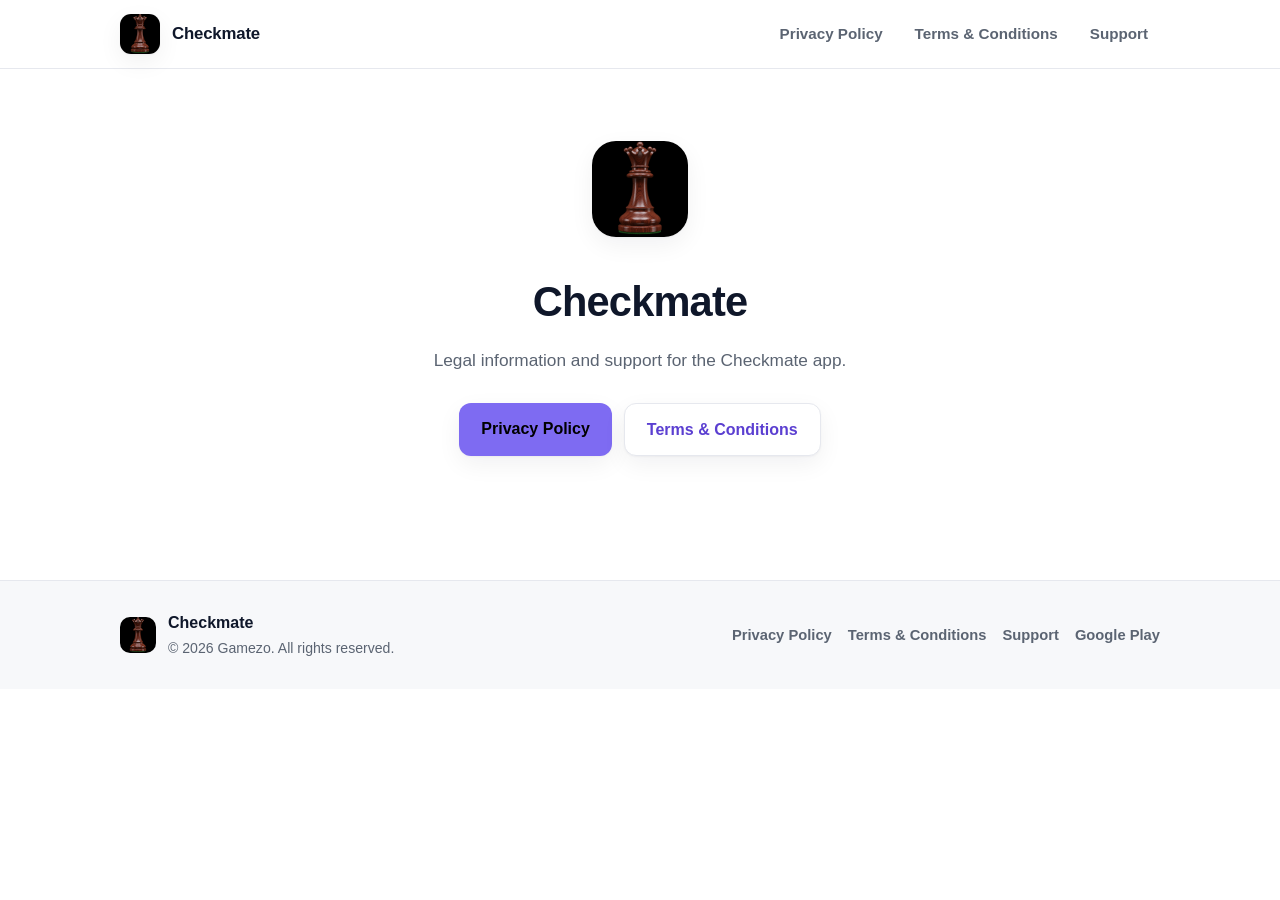
<file: index.html>
<!DOCTYPE html>
<html lang="en">
<head>
  <meta charset="utf-8">
  <meta name="viewport" content="width=device-width, initial-scale=1">
  <title>Checkmate &mdash; Legal &amp; Support</title>
  <meta name="description" content="Privacy Policy, Terms &amp; Conditions and support information for the Checkmate app.">
  <meta name="robots" content="index, follow">
  <meta name="theme-color" content="#7E6BF2">
  <link rel="canonical" href="https://gamezosupport.github.io/checkmatelegal/">
  <meta property="og:type" content="website">
  <meta property="og:site_name" content="Checkmate">
  <meta property="og:title" content="Checkmate &mdash; Legal &amp; Support">
  <meta property="og:description" content="Privacy Policy, Terms &amp; Conditions and support information for the Checkmate app.">
  <meta property="og:url" content="https://gamezosupport.github.io/checkmatelegal/">
  <meta property="og:image" content="https://gamezosupport.github.io/checkmatelegal/assets/app_logo.png">
  <meta name="twitter:card" content="summary">
  <meta name="twitter:title" content="Checkmate &mdash; Legal &amp; Support">
  <meta name="twitter:description" content="Privacy Policy, Terms &amp; Conditions and support information for the Checkmate app.">
  <meta name="twitter:image" content="https://gamezosupport.github.io/checkmatelegal/assets/app_logo.png">
  <script type="application/ld+json">
  {
    "@context": "https://schema.org",
    "@type": "SoftwareApplication",
    "name": "Checkmate",
    "applicationCategory": "GameApplication",
    "operatingSystem": "Android, iOS",
    "url": "https://gamezosupport.github.io/checkmatelegal/",
    "description": "Privacy Policy, Terms & Conditions and support information for the Checkmate app.",
    "image": "https://gamezosupport.github.io/checkmatelegal/assets/app_logo.png",
    "installUrl": "https://play.google.com/store/apps/details?id=com.gamezo.checkmate"
  }
  </script>
  <link rel="icon" type="image/png" href="assets/app_logo.png">
  <link rel="apple-touch-icon" href="assets/app_logo.png">
  <link rel="stylesheet" href="assets/styles.css">
</head>
<body>
  <a class="skip-link" href="#main">Skip to content</a>
<header class="site-header">
  <div class="container header-inner">
    <a class="brand" href="" aria-label="Checkmate home">
      <img class="brand-logo" src="assets/app_logo.png" width="40" height="40" alt="Checkmate logo">
      <span class="brand-name">Checkmate</span>
    </a>
    <nav class="site-nav" aria-label="Primary">
      <a href="privacy-policy/">Privacy Policy</a>
      <a href="terms-and-conditions/">Terms &amp; Conditions</a>
      <a href="mailto:gamezosupport@gmail.com">Support</a>
    </nav>
  </div>
</header>
  <main id="main" class="container">
    <section class="hero">
      <img class="hero-logo" src="assets/app_logo.png" width="96" height="96" alt="Checkmate logo">
      <h1>Checkmate</h1>
      <p class="lede">Legal information and support for the Checkmate app.</p>
      <div class="hero-actions">
        <a class="btn" href="privacy-policy/">Privacy Policy</a>
        <a class="btn btn-ghost" href="terms-and-conditions/">Terms &amp; Conditions</a>
      </div>
    </section>
  </main>
<footer class="site-footer">
  <div class="container footer-inner">
    <div class="footer-brand">
      <img class="footer-logo" src="assets/app_logo.png" width="36" height="36" alt="Checkmate logo">
      <div>
        <div class="footer-app">Checkmate</div>
        <div class="footer-copy">&copy; 2026 Gamezo. All rights reserved.</div>
      </div>
    </div>
    <nav class="footer-nav" aria-label="Footer">
      <a href="privacy-policy/">Privacy Policy</a>
      <a href="terms-and-conditions/">Terms &amp; Conditions</a>
      <a href="mailto:gamezosupport@gmail.com">Support</a>
      <a href="https://play.google.com/store/apps/details?id=com.gamezo.checkmate" rel="noopener">Google Play</a>
    </nav>
  </div>
</footer>
</body>
</html>
</file>
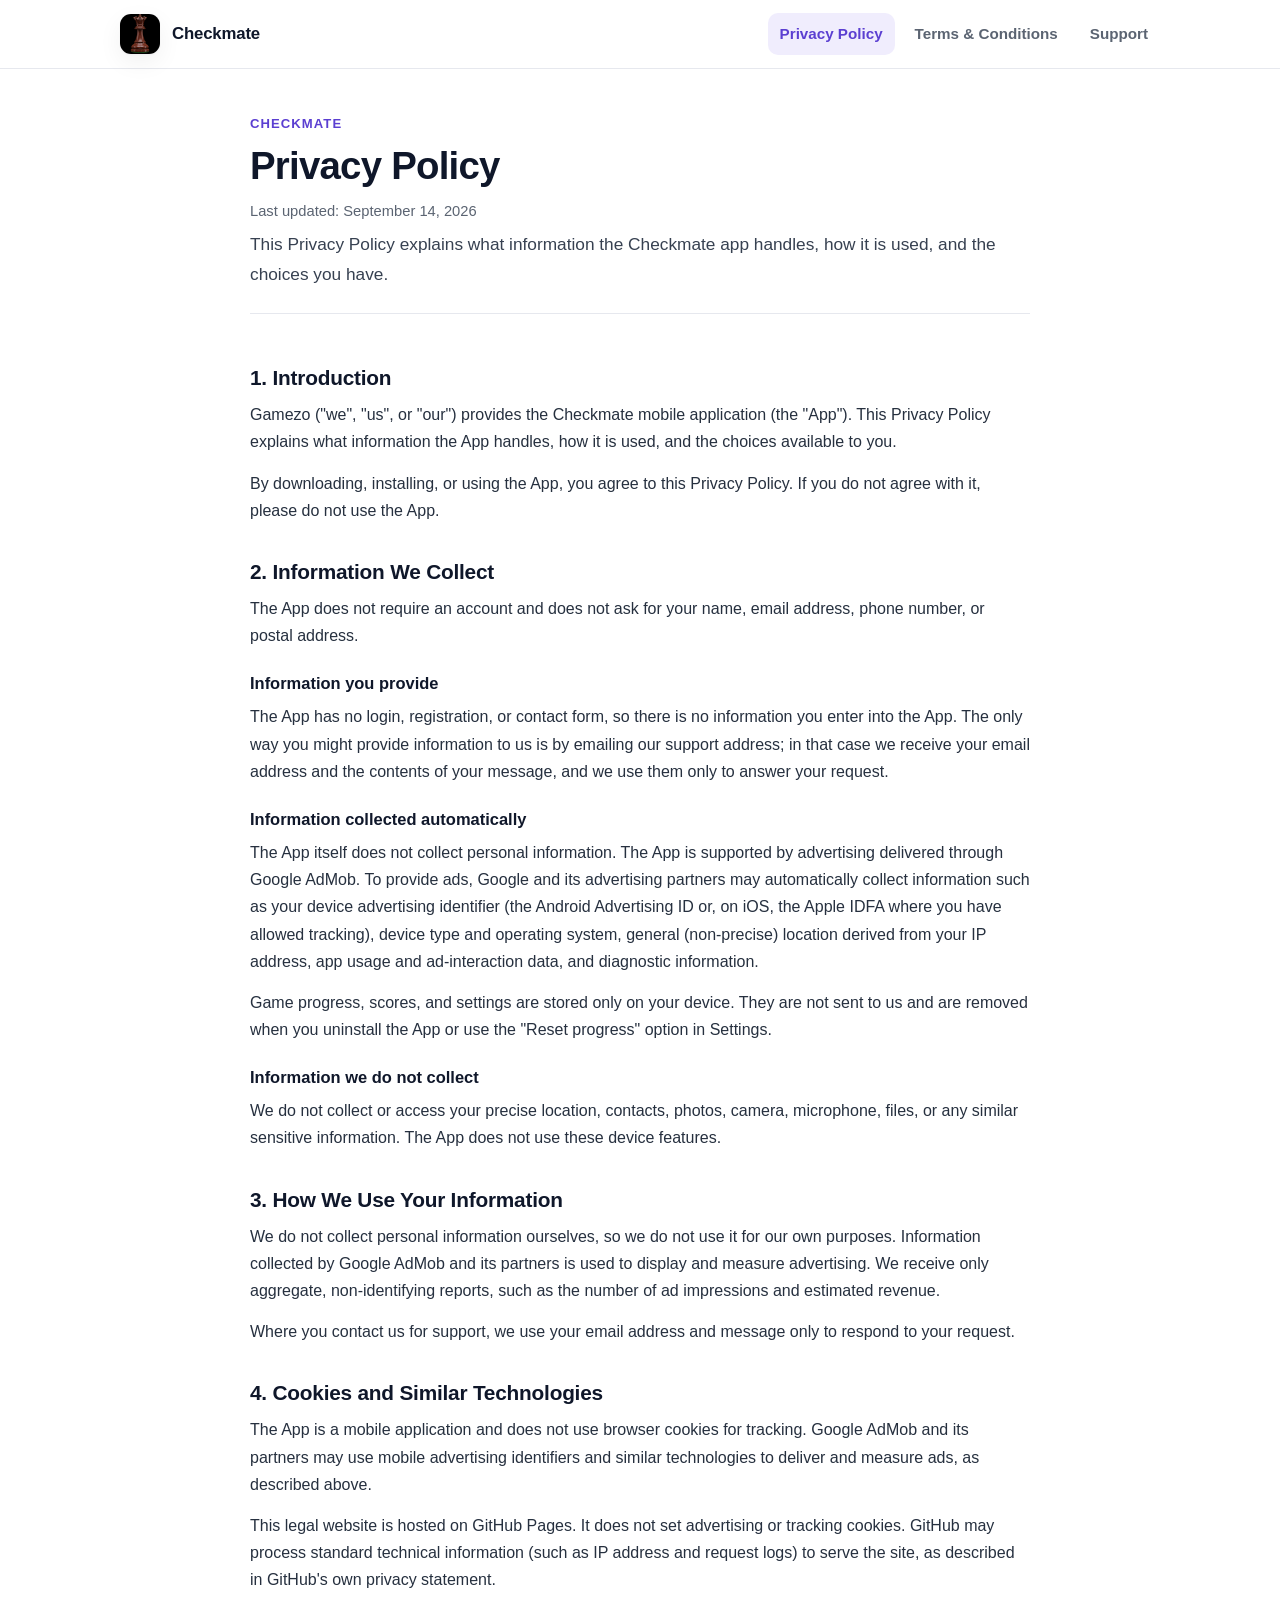
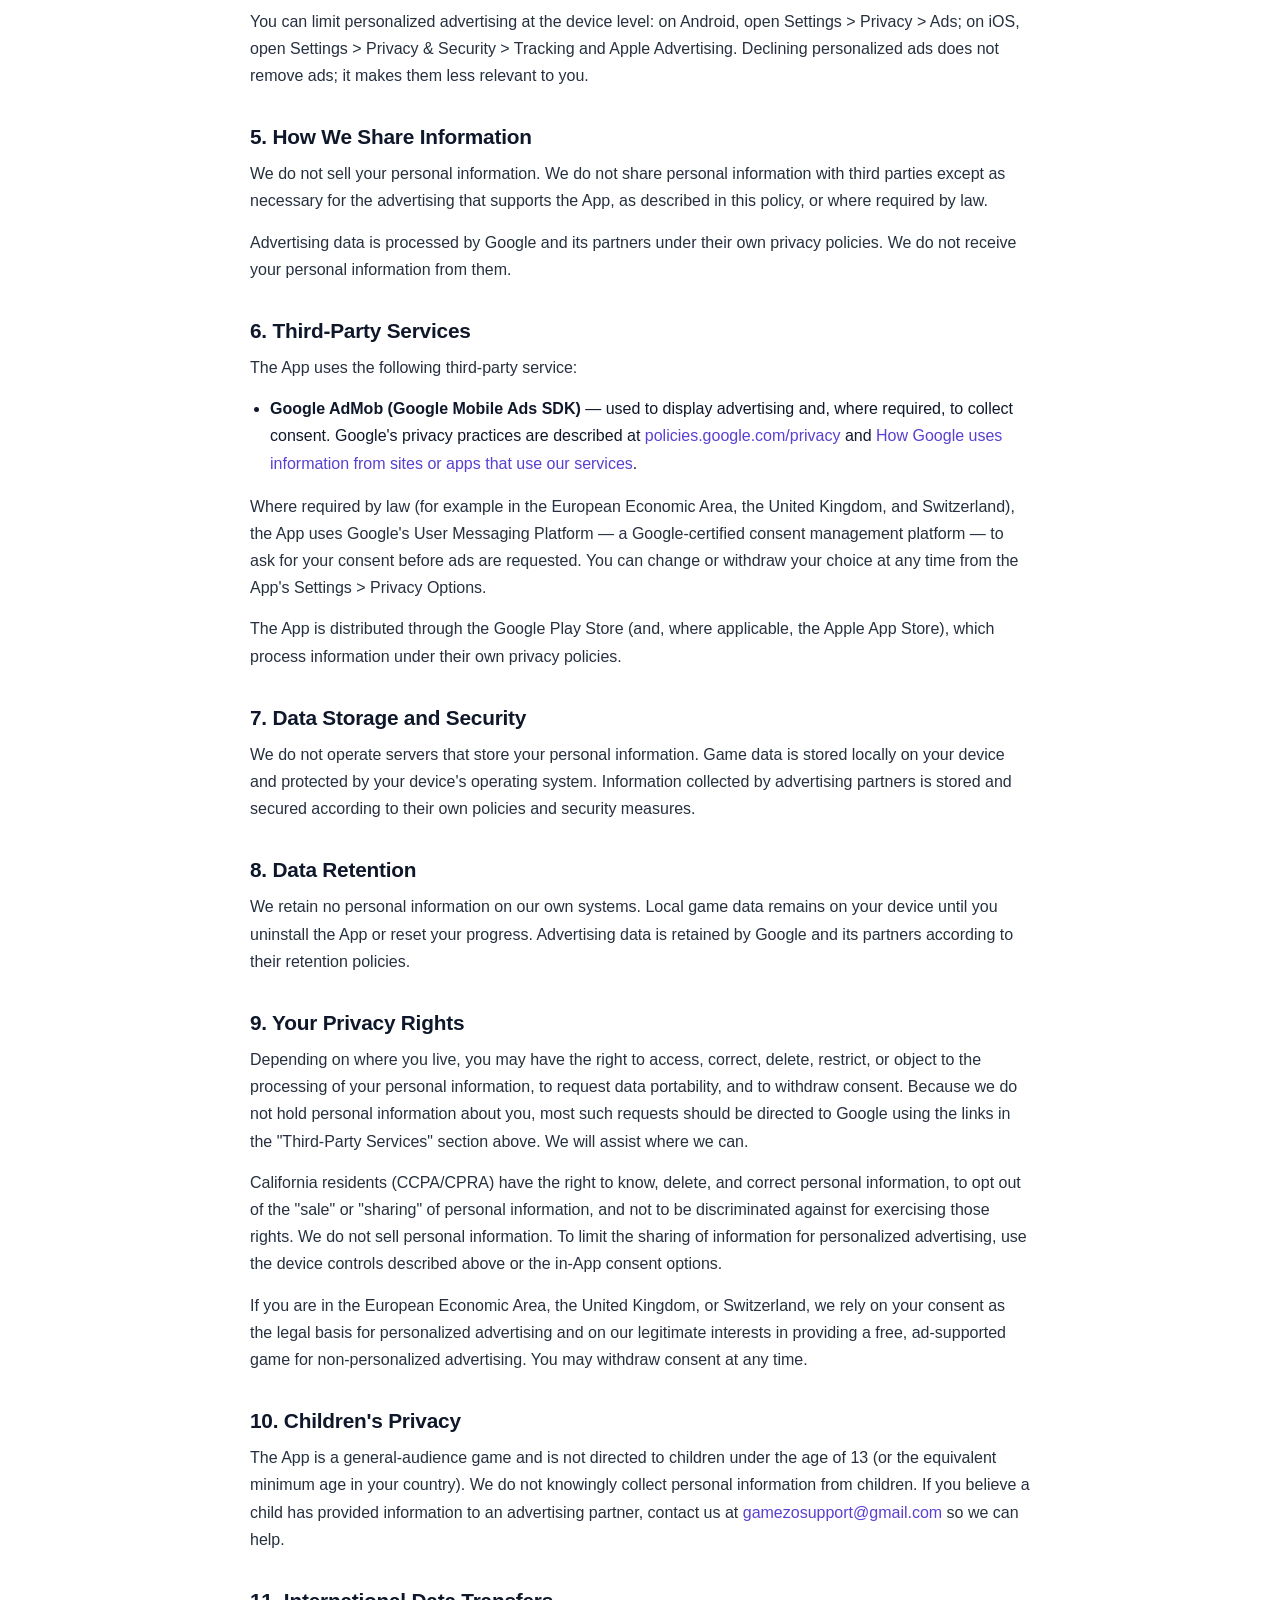
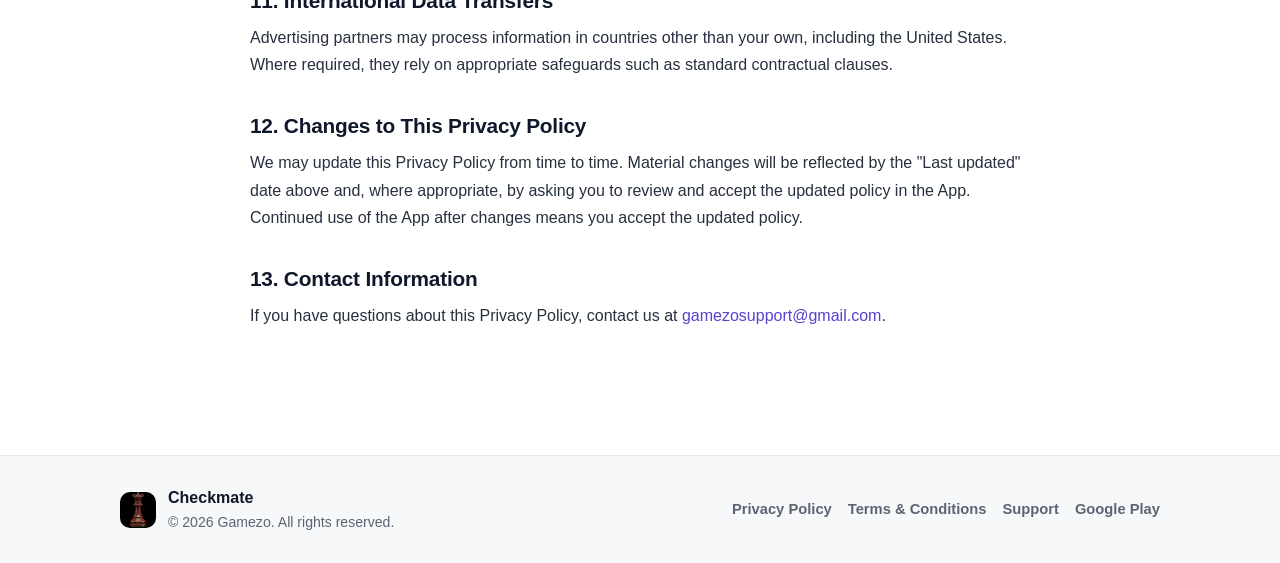
<file: privacy-policy/index.html>
<!DOCTYPE html>
<html lang="en">
<head>
  <meta charset="utf-8">
  <meta name="viewport" content="width=device-width, initial-scale=1">
  <title>Checkmate Privacy Policy</title>
  <meta name="description" content="How Checkmate handles information, including advertising and your privacy choices.">
  <meta name="robots" content="index, follow">
  <meta name="theme-color" content="#7E6BF2">
  <link rel="canonical" href="https://gamezosupport.github.io/checkmatelegal/privacy-policy/">
  <meta property="og:type" content="website">
  <meta property="og:site_name" content="Checkmate">
  <meta property="og:title" content="Checkmate Privacy Policy">
  <meta property="og:description" content="How Checkmate handles information, including advertising and your privacy choices.">
  <meta property="og:url" content="https://gamezosupport.github.io/checkmatelegal/privacy-policy/">
  <meta property="og:image" content="https://gamezosupport.github.io/checkmatelegal/assets/app_logo.png">
  <meta name="twitter:card" content="summary">
  <link rel="icon" type="image/png" href="../assets/app_logo.png">
  <link rel="apple-touch-icon" href="../assets/app_logo.png">
  <link rel="stylesheet" href="../assets/styles.css">
</head>
<body>
  <a class="skip-link" href="#main">Skip to content</a>
<header class="site-header">
  <div class="container header-inner">
    <a class="brand" href="../" aria-label="Checkmate home">
      <img class="brand-logo" src="../assets/app_logo.png" width="40" height="40" alt="Checkmate logo">
      <span class="brand-name">Checkmate</span>
    </a>
    <nav class="site-nav" aria-label="Primary">
      <a href="../privacy-policy/" class="is-active" aria-current="page">Privacy Policy</a>
      <a href="../terms-and-conditions/">Terms &amp; Conditions</a>
      <a href="mailto:gamezosupport@gmail.com">Support</a>
    </nav>
  </div>
</header>
  <main id="main" class="container">
    <article class="doc">
      <header class="doc-head">
        <p class="eyebrow">Checkmate</p>
        <h1>Privacy Policy</h1>
        <p class="updated">Last updated: September 14, 2026</p>
        <p class="lede">This Privacy Policy explains what information the Checkmate app handles, how it is used, and the choices you have.</p>
      </header>
      <div class="prose">
        <section class="section" aria-labelledby="introduction">
          <h2 id="introduction">1. Introduction</h2>
          <p>Gamezo ("we", "us", or "our") provides the Checkmate mobile application (the "App"). This Privacy Policy explains what information the App handles, how it is used, and the choices available to you.</p>
        <p>By downloading, installing, or using the App, you agree to this Privacy Policy. If you do not agree with it, please do not use the App.</p>
        </section>
        <section class="section" aria-labelledby="information-we-collect">
          <h2 id="information-we-collect">2. Information We Collect</h2>
          <p>The App does not require an account and does not ask for your name, email address, phone number, or postal address.</p>
        <h3>Information you provide</h3>
        <p>The App has no login, registration, or contact form, so there is no information you enter into the App. The only way you might provide information to us is by emailing our support address; in that case we receive your email address and the contents of your message, and we use them only to answer your request.</p>
        <h3>Information collected automatically</h3>
        <p>The App itself does not collect personal information. The App is supported by advertising delivered through Google AdMob. To provide ads, Google and its advertising partners may automatically collect information such as your device advertising identifier (the Android Advertising ID or, on iOS, the Apple IDFA where you have allowed tracking), device type and operating system, general (non-precise) location derived from your IP address, app usage and ad-interaction data, and diagnostic information.</p>
        <p>Game progress, scores, and settings are stored only on your device. They are not sent to us and are removed when you uninstall the App or use the "Reset progress" option in Settings.</p>
        <h3>Information we do not collect</h3>
        <p>We do not collect or access your precise location, contacts, photos, camera, microphone, files, or any similar sensitive information. The App does not use these device features.</p>
        </section>
        <section class="section" aria-labelledby="how-we-use">
          <h2 id="how-we-use">3. How We Use Your Information</h2>
          <p>We do not collect personal information ourselves, so we do not use it for our own purposes. Information collected by Google AdMob and its partners is used to display and measure advertising. We receive only aggregate, non-identifying reports, such as the number of ad impressions and estimated revenue.</p>
        <p>Where you contact us for support, we use your email address and message only to respond to your request.</p>
        </section>
        <section class="section" aria-labelledby="cookies">
          <h2 id="cookies">4. Cookies and Similar Technologies</h2>
          <p>The App is a mobile application and does not use browser cookies for tracking. Google AdMob and its partners may use mobile advertising identifiers and similar technologies to deliver and measure ads, as described above.</p>
        <p>This legal website is hosted on GitHub Pages. It does not set advertising or tracking cookies. GitHub may process standard technical information (such as IP address and request logs) to serve the site, as described in GitHub's own privacy statement.</p>
        <p>You can limit personalized advertising at the device level: on Android, open Settings &gt; Privacy &gt; Ads; on iOS, open Settings &gt; Privacy &amp; Security &gt; Tracking and Apple Advertising. Declining personalized ads does not remove ads; it makes them less relevant to you.</p>
        </section>
        <section class="section" aria-labelledby="how-we-share">
          <h2 id="how-we-share">5. How We Share Information</h2>
          <p>We do not sell your personal information. We do not share personal information with third parties except as necessary for the advertising that supports the App, as described in this policy, or where required by law.</p>
        <p>Advertising data is processed by Google and its partners under their own privacy policies. We do not receive your personal information from them.</p>
        </section>
        <section class="section" aria-labelledby="third-parties">
          <h2 id="third-parties">6. Third-Party Services</h2>
          <p>The App uses the following third-party service:</p>
        <ul><li><strong>Google AdMob (Google Mobile Ads SDK)</strong> &mdash; used to display advertising and, where required, to collect consent. Google's privacy practices are described at <a href="https://policies.google.com/privacy">policies.google.com/privacy</a> and <a href="https://policies.google.com/technologies/partner-sites">How Google uses information from sites or apps that use our services</a>.</li></ul>
        <p>Where required by law (for example in the European Economic Area, the United Kingdom, and Switzerland), the App uses Google's User Messaging Platform &mdash; a Google-certified consent management platform &mdash; to ask for your consent before ads are requested. You can change or withdraw your choice at any time from the App's Settings &gt; Privacy Options.</p>
        <p>The App is distributed through the Google Play Store (and, where applicable, the Apple App Store), which process information under their own privacy policies.</p>
        </section>
        <section class="section" aria-labelledby="storage-security">
          <h2 id="storage-security">7. Data Storage and Security</h2>
          <p>We do not operate servers that store your personal information. Game data is stored locally on your device and protected by your device's operating system. Information collected by advertising partners is stored and secured according to their own policies and security measures.</p>
        </section>
        <section class="section" aria-labelledby="retention">
          <h2 id="retention">8. Data Retention</h2>
          <p>We retain no personal information on our own systems. Local game data remains on your device until you uninstall the App or reset your progress. Advertising data is retained by Google and its partners according to their retention policies.</p>
        </section>
        <section class="section" aria-labelledby="rights">
          <h2 id="rights">9. Your Privacy Rights</h2>
          <p>Depending on where you live, you may have the right to access, correct, delete, restrict, or object to the processing of your personal information, to request data portability, and to withdraw consent. Because we do not hold personal information about you, most such requests should be directed to Google using the links in the "Third-Party Services" section above. We will assist where we can.</p>
        <p>California residents (CCPA/CPRA) have the right to know, delete, and correct personal information, to opt out of the "sale" or "sharing" of personal information, and not to be discriminated against for exercising those rights. We do not sell personal information. To limit the sharing of information for personalized advertising, use the device controls described above or the in-App consent options.</p>
        <p>If you are in the European Economic Area, the United Kingdom, or Switzerland, we rely on your consent as the legal basis for personalized advertising and on our legitimate interests in providing a free, ad-supported game for non-personalized advertising. You may withdraw consent at any time.</p>
        </section>
        <section class="section" aria-labelledby="children">
          <h2 id="children">10. Children's Privacy</h2>
          <p>The App is a general-audience game and is not directed to children under the age of 13 (or the equivalent minimum age in your country). We do not knowingly collect personal information from children. If you believe a child has provided information to an advertising partner, contact us at <a href="mailto:gamezosupport@gmail.com">gamezosupport@gmail.com</a> so we can help.</p>
        </section>
        <section class="section" aria-labelledby="international">
          <h2 id="international">11. International Data Transfers</h2>
          <p>Advertising partners may process information in countries other than your own, including the United States. Where required, they rely on appropriate safeguards such as standard contractual clauses.</p>
        </section>
        <section class="section" aria-labelledby="changes">
          <h2 id="changes">12. Changes to This Privacy Policy</h2>
          <p>We may update this Privacy Policy from time to time. Material changes will be reflected by the "Last updated" date above and, where appropriate, by asking you to review and accept the updated policy in the App. Continued use of the App after changes means you accept the updated policy.</p>
        </section>
        <section class="section" aria-labelledby="contact">
          <h2 id="contact">13. Contact Information</h2>
          <p>If you have questions about this Privacy Policy, contact us at <a href="mailto:gamezosupport@gmail.com">gamezosupport@gmail.com</a>.</p>
        </section>
      </div>
    </article>
  </main>
<footer class="site-footer">
  <div class="container footer-inner">
    <div class="footer-brand">
      <img class="footer-logo" src="../assets/app_logo.png" width="36" height="36" alt="Checkmate logo">
      <div>
        <div class="footer-app">Checkmate</div>
        <div class="footer-copy">&copy; 2026 Gamezo. All rights reserved.</div>
      </div>
    </div>
    <nav class="footer-nav" aria-label="Footer">
      <a href="../privacy-policy/">Privacy Policy</a>
      <a href="../terms-and-conditions/">Terms &amp; Conditions</a>
      <a href="mailto:gamezosupport@gmail.com">Support</a>
      <a href="https://play.google.com/store/apps/details?id=com.gamezo.checkmate" rel="noopener">Google Play</a>
    </nav>
  </div>
</footer>
</body>
</html>
</file>
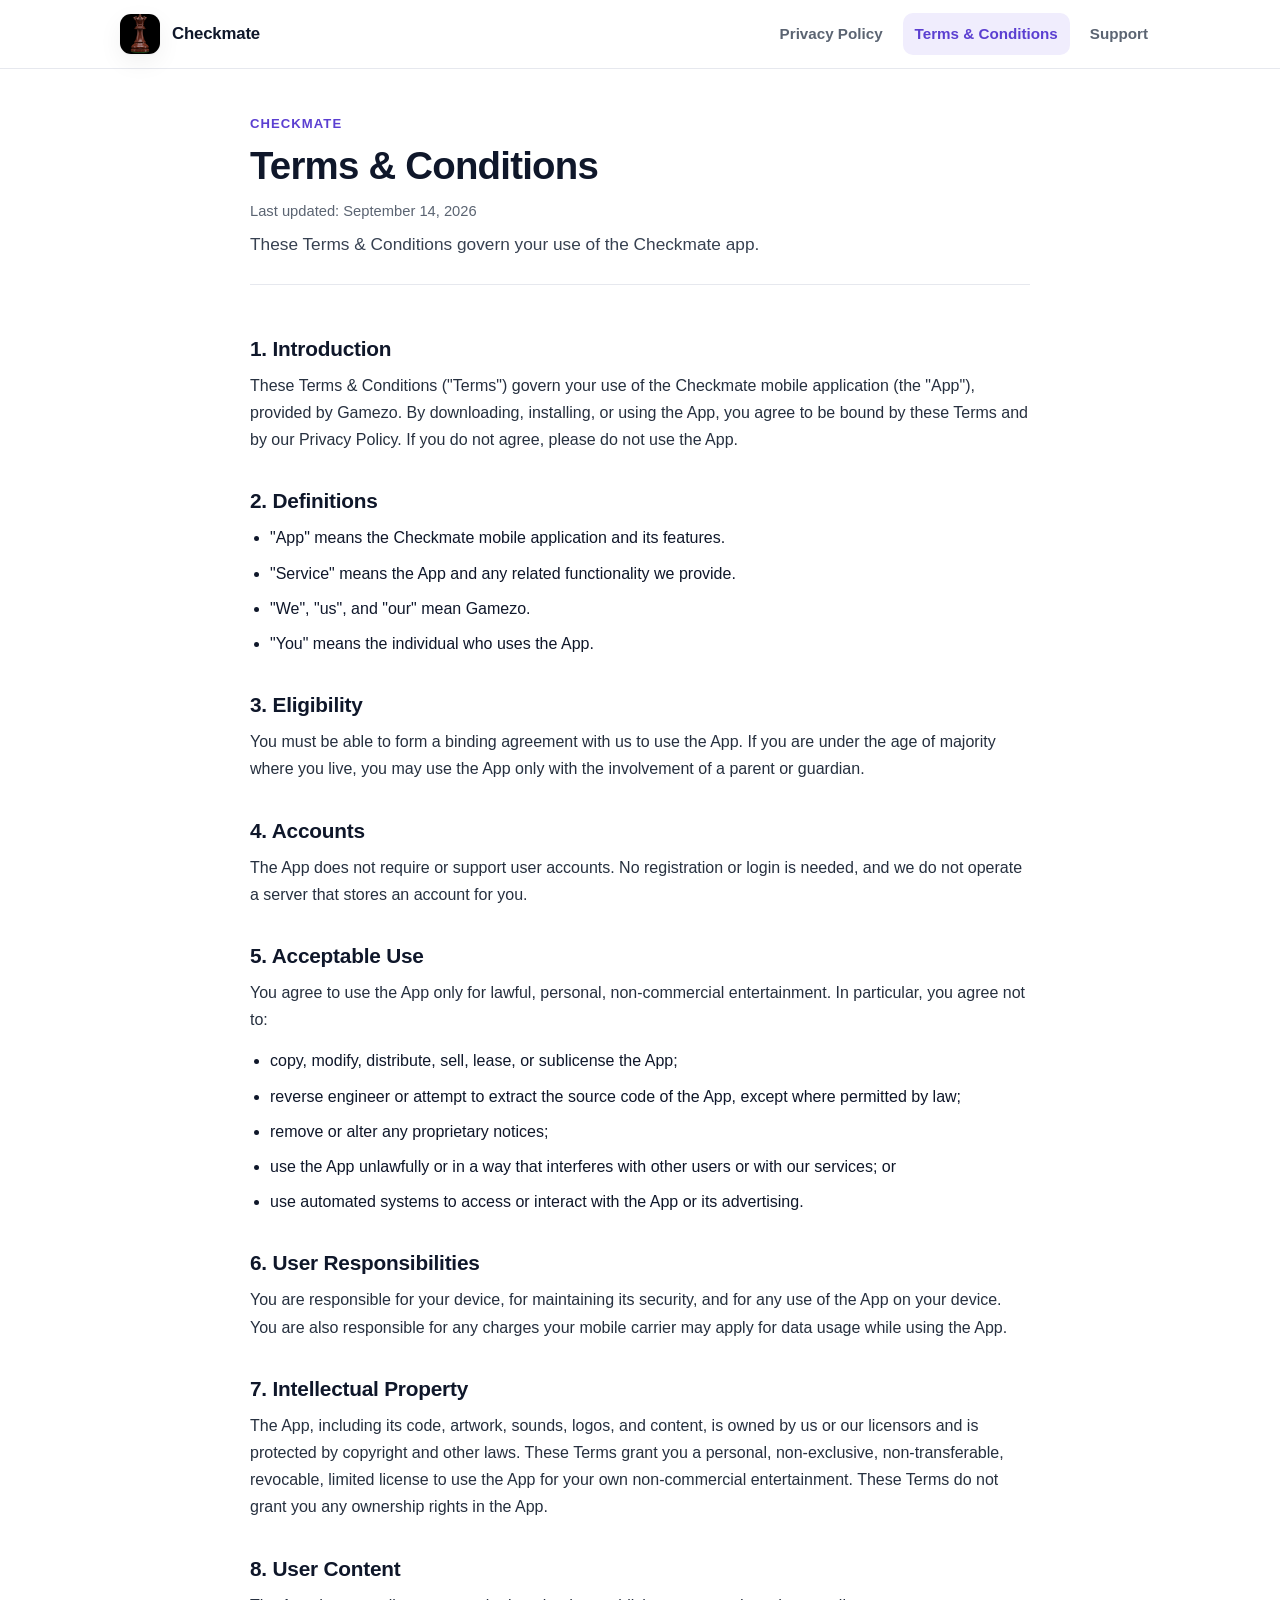
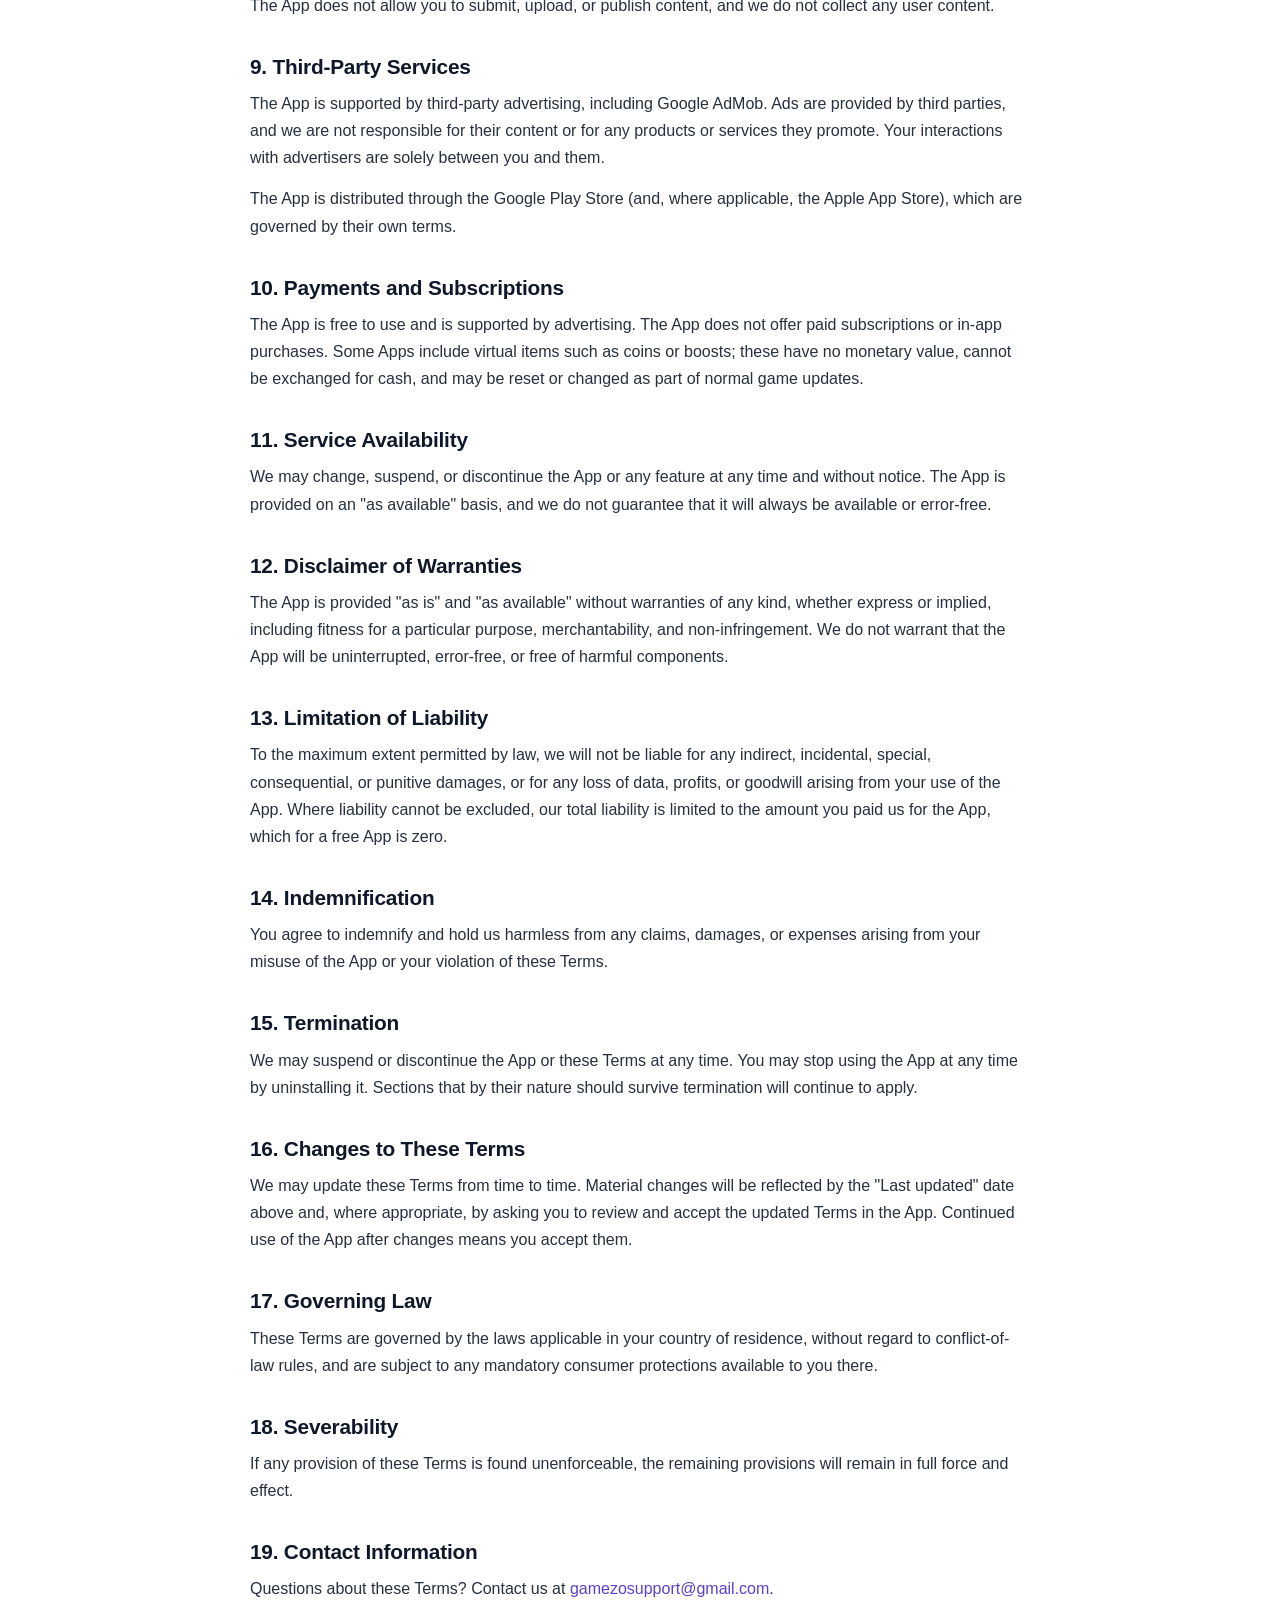
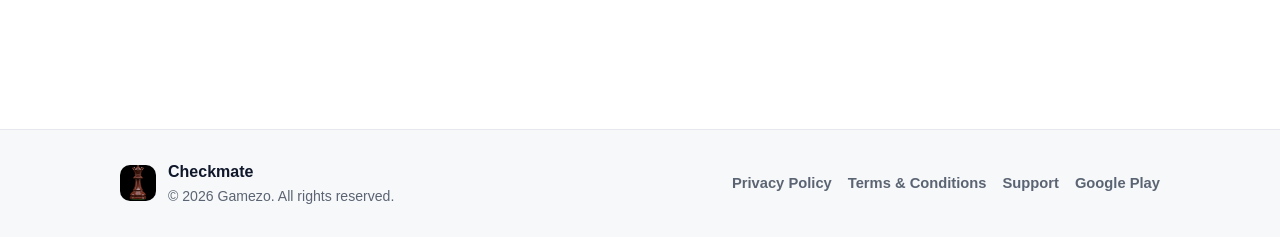
<file: terms-and-conditions/index.html>
<!DOCTYPE html>
<html lang="en">
<head>
  <meta charset="utf-8">
  <meta name="viewport" content="width=device-width, initial-scale=1">
  <title>Checkmate Terms &amp; Conditions</title>
  <meta name="description" content="The terms and conditions that govern your use of the Checkmate app.">
  <meta name="robots" content="index, follow">
  <meta name="theme-color" content="#7E6BF2">
  <link rel="canonical" href="https://gamezosupport.github.io/checkmatelegal/terms-and-conditions/">
  <meta property="og:type" content="website">
  <meta property="og:site_name" content="Checkmate">
  <meta property="og:title" content="Checkmate Terms &amp; Conditions">
  <meta property="og:description" content="The terms and conditions that govern your use of the Checkmate app.">
  <meta property="og:url" content="https://gamezosupport.github.io/checkmatelegal/terms-and-conditions/">
  <meta property="og:image" content="https://gamezosupport.github.io/checkmatelegal/assets/app_logo.png">
  <meta name="twitter:card" content="summary">
  <link rel="icon" type="image/png" href="../assets/app_logo.png">
  <link rel="apple-touch-icon" href="../assets/app_logo.png">
  <link rel="stylesheet" href="../assets/styles.css">
</head>
<body>
  <a class="skip-link" href="#main">Skip to content</a>
<header class="site-header">
  <div class="container header-inner">
    <a class="brand" href="../" aria-label="Checkmate home">
      <img class="brand-logo" src="../assets/app_logo.png" width="40" height="40" alt="Checkmate logo">
      <span class="brand-name">Checkmate</span>
    </a>
    <nav class="site-nav" aria-label="Primary">
      <a href="../privacy-policy/">Privacy Policy</a>
      <a href="../terms-and-conditions/" class="is-active" aria-current="page">Terms &amp; Conditions</a>
      <a href="mailto:gamezosupport@gmail.com">Support</a>
    </nav>
  </div>
</header>
  <main id="main" class="container">
    <article class="doc">
      <header class="doc-head">
        <p class="eyebrow">Checkmate</p>
        <h1>Terms &amp; Conditions</h1>
        <p class="updated">Last updated: September 14, 2026</p>
        <p class="lede">These Terms &amp; Conditions govern your use of the Checkmate app.</p>
      </header>
      <div class="prose">
        <section class="section" aria-labelledby="introduction">
          <h2 id="introduction">1. Introduction</h2>
          <p>These Terms &amp; Conditions ("Terms") govern your use of the Checkmate mobile application (the "App"), provided by Gamezo. By downloading, installing, or using the App, you agree to be bound by these Terms and by our Privacy Policy. If you do not agree, please do not use the App.</p>
        </section>
        <section class="section" aria-labelledby="definitions">
          <h2 id="definitions">2. Definitions</h2>
          <ul><li>"App" means the Checkmate mobile application and its features.</li><li>"Service" means the App and any related functionality we provide.</li><li>"We", "us", and "our" mean Gamezo.</li><li>"You" means the individual who uses the App.</li></ul>
        </section>
        <section class="section" aria-labelledby="eligibility">
          <h2 id="eligibility">3. Eligibility</h2>
          <p>You must be able to form a binding agreement with us to use the App. If you are under the age of majority where you live, you may use the App only with the involvement of a parent or guardian.</p>
        </section>
        <section class="section" aria-labelledby="accounts">
          <h2 id="accounts">4. Accounts</h2>
          <p>The App does not require or support user accounts. No registration or login is needed, and we do not operate a server that stores an account for you.</p>
        </section>
        <section class="section" aria-labelledby="acceptable-use">
          <h2 id="acceptable-use">5. Acceptable Use</h2>
          <p>You agree to use the App only for lawful, personal, non-commercial entertainment. In particular, you agree not to:</p>
        <ul><li>copy, modify, distribute, sell, lease, or sublicense the App;</li><li>reverse engineer or attempt to extract the source code of the App, except where permitted by law;</li><li>remove or alter any proprietary notices;</li><li>use the App unlawfully or in a way that interferes with other users or with our services; or</li><li>use automated systems to access or interact with the App or its advertising.</li></ul>
        </section>
        <section class="section" aria-labelledby="responsibilities">
          <h2 id="responsibilities">6. User Responsibilities</h2>
          <p>You are responsible for your device, for maintaining its security, and for any use of the App on your device. You are also responsible for any charges your mobile carrier may apply for data usage while using the App.</p>
        </section>
        <section class="section" aria-labelledby="ip">
          <h2 id="ip">7. Intellectual Property</h2>
          <p>The App, including its code, artwork, sounds, logos, and content, is owned by us or our licensors and is protected by copyright and other laws. These Terms grant you a personal, non-exclusive, non-transferable, revocable, limited license to use the App for your own non-commercial entertainment. These Terms do not grant you any ownership rights in the App.</p>
        </section>
        <section class="section" aria-labelledby="user-content">
          <h2 id="user-content">8. User Content</h2>
          <p>The App does not allow you to submit, upload, or publish content, and we do not collect any user content.</p>
        </section>
        <section class="section" aria-labelledby="third-parties">
          <h2 id="third-parties">9. Third-Party Services</h2>
          <p>The App is supported by third-party advertising, including Google AdMob. Ads are provided by third parties, and we are not responsible for their content or for any products or services they promote. Your interactions with advertisers are solely between you and them.</p>
        <p>The App is distributed through the Google Play Store (and, where applicable, the Apple App Store), which are governed by their own terms.</p>
        </section>
        <section class="section" aria-labelledby="payments">
          <h2 id="payments">10. Payments and Subscriptions</h2>
          <p>The App is free to use and is supported by advertising. The App does not offer paid subscriptions or in-app purchases. Some Apps include virtual items such as coins or boosts; these have no monetary value, cannot be exchanged for cash, and may be reset or changed as part of normal game updates.</p>
        </section>
        <section class="section" aria-labelledby="availability">
          <h2 id="availability">11. Service Availability</h2>
          <p>We may change, suspend, or discontinue the App or any feature at any time and without notice. The App is provided on an "as available" basis, and we do not guarantee that it will always be available or error-free.</p>
        </section>
        <section class="section" aria-labelledby="disclaimer">
          <h2 id="disclaimer">12. Disclaimer of Warranties</h2>
          <p>The App is provided "as is" and "as available" without warranties of any kind, whether express or implied, including fitness for a particular purpose, merchantability, and non-infringement. We do not warrant that the App will be uninterrupted, error-free, or free of harmful components.</p>
        </section>
        <section class="section" aria-labelledby="liability">
          <h2 id="liability">13. Limitation of Liability</h2>
          <p>To the maximum extent permitted by law, we will not be liable for any indirect, incidental, special, consequential, or punitive damages, or for any loss of data, profits, or goodwill arising from your use of the App. Where liability cannot be excluded, our total liability is limited to the amount you paid us for the App, which for a free App is zero.</p>
        </section>
        <section class="section" aria-labelledby="indemnification">
          <h2 id="indemnification">14. Indemnification</h2>
          <p>You agree to indemnify and hold us harmless from any claims, damages, or expenses arising from your misuse of the App or your violation of these Terms.</p>
        </section>
        <section class="section" aria-labelledby="termination">
          <h2 id="termination">15. Termination</h2>
          <p>We may suspend or discontinue the App or these Terms at any time. You may stop using the App at any time by uninstalling it. Sections that by their nature should survive termination will continue to apply.</p>
        </section>
        <section class="section" aria-labelledby="changes">
          <h2 id="changes">16. Changes to These Terms</h2>
          <p>We may update these Terms from time to time. Material changes will be reflected by the "Last updated" date above and, where appropriate, by asking you to review and accept the updated Terms in the App. Continued use of the App after changes means you accept them.</p>
        </section>
        <section class="section" aria-labelledby="governing-law">
          <h2 id="governing-law">17. Governing Law</h2>
          <p>These Terms are governed by the laws applicable in your country of residence, without regard to conflict-of-law rules, and are subject to any mandatory consumer protections available to you there.</p>
        </section>
        <section class="section" aria-labelledby="severability">
          <h2 id="severability">18. Severability</h2>
          <p>If any provision of these Terms is found unenforceable, the remaining provisions will remain in full force and effect.</p>
        </section>
        <section class="section" aria-labelledby="contact">
          <h2 id="contact">19. Contact Information</h2>
          <p>Questions about these Terms? Contact us at <a href="mailto:gamezosupport@gmail.com">gamezosupport@gmail.com</a>.</p>
        </section>
      </div>
    </article>
  </main>
<footer class="site-footer">
  <div class="container footer-inner">
    <div class="footer-brand">
      <img class="footer-logo" src="../assets/app_logo.png" width="36" height="36" alt="Checkmate logo">
      <div>
        <div class="footer-app">Checkmate</div>
        <div class="footer-copy">&copy; 2026 Gamezo. All rights reserved.</div>
      </div>
    </div>
    <nav class="footer-nav" aria-label="Footer">
      <a href="../privacy-policy/">Privacy Policy</a>
      <a href="../terms-and-conditions/">Terms &amp; Conditions</a>
      <a href="mailto:gamezosupport@gmail.com">Support</a>
      <a href="https://play.google.com/store/apps/details?id=com.gamezo.checkmate" rel="noopener">Google Play</a>
    </nav>
  </div>
</footer>
</body>
</html>
</file>
<file: assets/styles.css>
:root {
  --accent: #7E6BF2;
  --accent-ink: #5B3FD1;
  --accent-button-ink: #000;
  --bg: #ffffff;
  --bg-soft: #f7f8fa;
  --text: #0f172a;
  --muted: #5b6472;
  --border: #e6e8ee;
  --card: #ffffff;
  --radius: 16px;
  --maxw: 1080px;
  --readw: 780px;
  --shadow: 0 1px 2px rgba(15, 23, 42, .04), 0 8px 24px rgba(15, 23, 42, .06);
}

* { box-sizing: border-box; }

html { scroll-behavior: smooth; -webkit-text-size-adjust: 100%; }

body {
  margin: 0;
  font-family: ui-sans-serif, -apple-system, BlinkMacSystemFont, "Segoe UI",
    Roboto, Helvetica, Arial, "Apple Color Emoji", "Segoe UI Emoji", sans-serif;
  color: var(--text);
  background: var(--bg);
  line-height: 1.7;
  -webkit-font-smoothing: antialiased;
  text-rendering: optimizeLegibility;
}

a { color: var(--accent-ink); text-decoration: none; }
a:hover { text-decoration: underline; }

:focus-visible {
  outline: 3px solid var(--text);
  outline-offset: 2px;
  border-radius: 6px;
}

.skip-link {
  position: absolute;
  left: -9999px;
  top: 0;
  background: var(--text);
  color: #fff;
  padding: 10px 16px;
  border-radius: 0 0 10px 0;
  z-index: 100;
}
.skip-link:focus { left: 0; }

.container {
  width: 100%;
  max-width: var(--maxw);
  margin: 0 auto;
  padding: 0 20px;
}

/* ---------- Header ---------- */
.site-header {
  position: sticky;
  top: 0;
  z-index: 20;
  background: rgba(255, 255, 255, .88);
  backdrop-filter: saturate(180%) blur(10px);
  border-bottom: 1px solid var(--border);
}
.header-inner {
  display: flex;
  align-items: center;
  justify-content: space-between;
  gap: 12px 20px;
  flex-wrap: wrap;
  min-height: 68px;
  padding-top: 10px;
  padding-bottom: 10px;
}
.brand {
  display: inline-flex;
  align-items: center;
  gap: 12px;
  color: var(--text);
  font-weight: 800;
  font-size: 1.05rem;
  letter-spacing: -.01em;
}
.brand:hover { text-decoration: none; }
.brand-logo {
  width: 40px;
  height: 40px;
  border-radius: 11px;
  display: block;
  box-shadow: var(--shadow);
}
.site-nav {
  display: flex;
  align-items: center;
  gap: 4px 8px;
  flex-wrap: wrap;
}
.site-nav a {
  display: inline-block;
  padding: 8px 12px;
  border-radius: 10px;
  color: var(--muted);
  font-weight: 600;
  font-size: .95rem;
}
.site-nav a:hover { background: var(--bg-soft); color: var(--text); text-decoration: none; }
.site-nav a.is-active { color: var(--accent-ink); background: color-mix(in srgb, var(--accent) 12%, white); }

/* ---------- Landing hero ---------- */
.hero {
  text-align: center;
  padding: 72px 0 84px;
  max-width: 640px;
  margin: 0 auto;
}
.hero-logo {
  width: 96px;
  height: 96px;
  border-radius: 24px;
  box-shadow: var(--shadow);
}
.hero h1 {
  font-size: clamp(1.9rem, 5vw, 2.6rem);
  margin: 22px 0 8px;
  letter-spacing: -.02em;
}
.hero .lede {
  color: var(--muted);
  font-size: 1.08rem;
  margin: 0 auto 28px;
  max-width: 34em;
}
.hero-actions {
  display: flex;
  gap: 12px;
  justify-content: center;
  flex-wrap: wrap;
}

/* ---------- Buttons ---------- */
.btn {
  display: inline-block;
  background: var(--accent);
  color: var(--accent-button-ink);
  font-weight: 700;
  padding: 12px 22px;
  border-radius: 12px;
  box-shadow: var(--shadow);
}
.btn:hover { text-decoration: none; filter: brightness(.96); }
.btn-ghost {
  background: #fff;
  color: var(--accent-ink);
  border: 1px solid var(--border);
}

/* ---------- Document ---------- */
.doc {
  max-width: var(--readw);
  margin: 0 auto;
  padding: 44px 0 72px;
}
.doc-head {
  padding-bottom: 24px;
  border-bottom: 1px solid var(--border);
  margin-bottom: 8px;
}
.eyebrow {
  margin: 0 0 8px;
  color: var(--accent-ink);
  font-weight: 700;
  font-size: .82rem;
  letter-spacing: .08em;
  text-transform: uppercase;
}
.doc h1 {
  font-size: clamp(1.8rem, 4.5vw, 2.4rem);
  line-height: 1.2;
  margin: 0 0 10px;
  letter-spacing: -.02em;
}
.updated {
  color: var(--muted);
  font-size: .92rem;
  margin: 0 0 6px;
}
.meta {
  color: var(--muted);
  font-size: .9rem;
  margin: 0 0 16px;
}
code {
  font-family: ui-monospace, SFMono-Regular, Menlo, Consolas, monospace;
  font-size: .88em;
  background: var(--bg-soft);
  border: 1px solid var(--border);
  border-radius: 6px;
  padding: 1px 6px;
  word-break: break-all;
}
.lede {
  font-size: 1.08rem;
  color: #374151;
  margin: 0;
}

.prose { padding-top: 8px; }
.section { margin-top: 34px; }
.section h2 {
  font-size: 1.3rem;
  line-height: 1.3;
  margin: 0 0 10px;
  letter-spacing: -.01em;
  scroll-margin-top: 90px;
}
.section h3 {
  font-size: 1.03rem;
  margin: 20px 0 6px;
}
.section p { margin: 0 0 14px; color: #26303f; }
.section ul { margin: 0 0 16px; padding-left: 1.25em; }
.section li { margin: 0 0 8px; }
.section strong { color: var(--text); }

/* ---------- Footer ---------- */
.site-footer {
  border-top: 1px solid var(--border);
  background: var(--bg-soft);
  margin-top: 40px;
}
.footer-inner {
  display: flex;
  align-items: center;
  justify-content: space-between;
  gap: 16px 24px;
  flex-wrap: wrap;
  padding-top: 28px;
  padding-bottom: 28px;
}
.footer-brand { display: flex; align-items: center; gap: 12px; }
.footer-logo { border-radius: 10px; display: block; }
.footer-app { font-weight: 800; }
.footer-copy { color: var(--muted); font-size: .88rem; }
.footer-pkg { color: var(--muted); font-size: .8rem; margin-top: 2px; }
.footer-nav { display: flex; gap: 6px 16px; flex-wrap: wrap; }
.footer-nav a { color: var(--muted); font-weight: 600; font-size: .92rem; }
.footer-nav a:hover { color: var(--accent-ink); }

@media (max-width: 640px) {
  .header-inner { min-height: 60px; }
  .brand-name { font-size: 1rem; }
  .doc { padding: 30px 0 56px; }
  .section { margin-top: 28px; }
  .hero { padding: 48px 0 56px; }
  .footer-inner { flex-direction: column; align-items: flex-start; }
}

@media (prefers-reduced-motion: reduce) {
  html { scroll-behavior: auto; }
}
</file>
